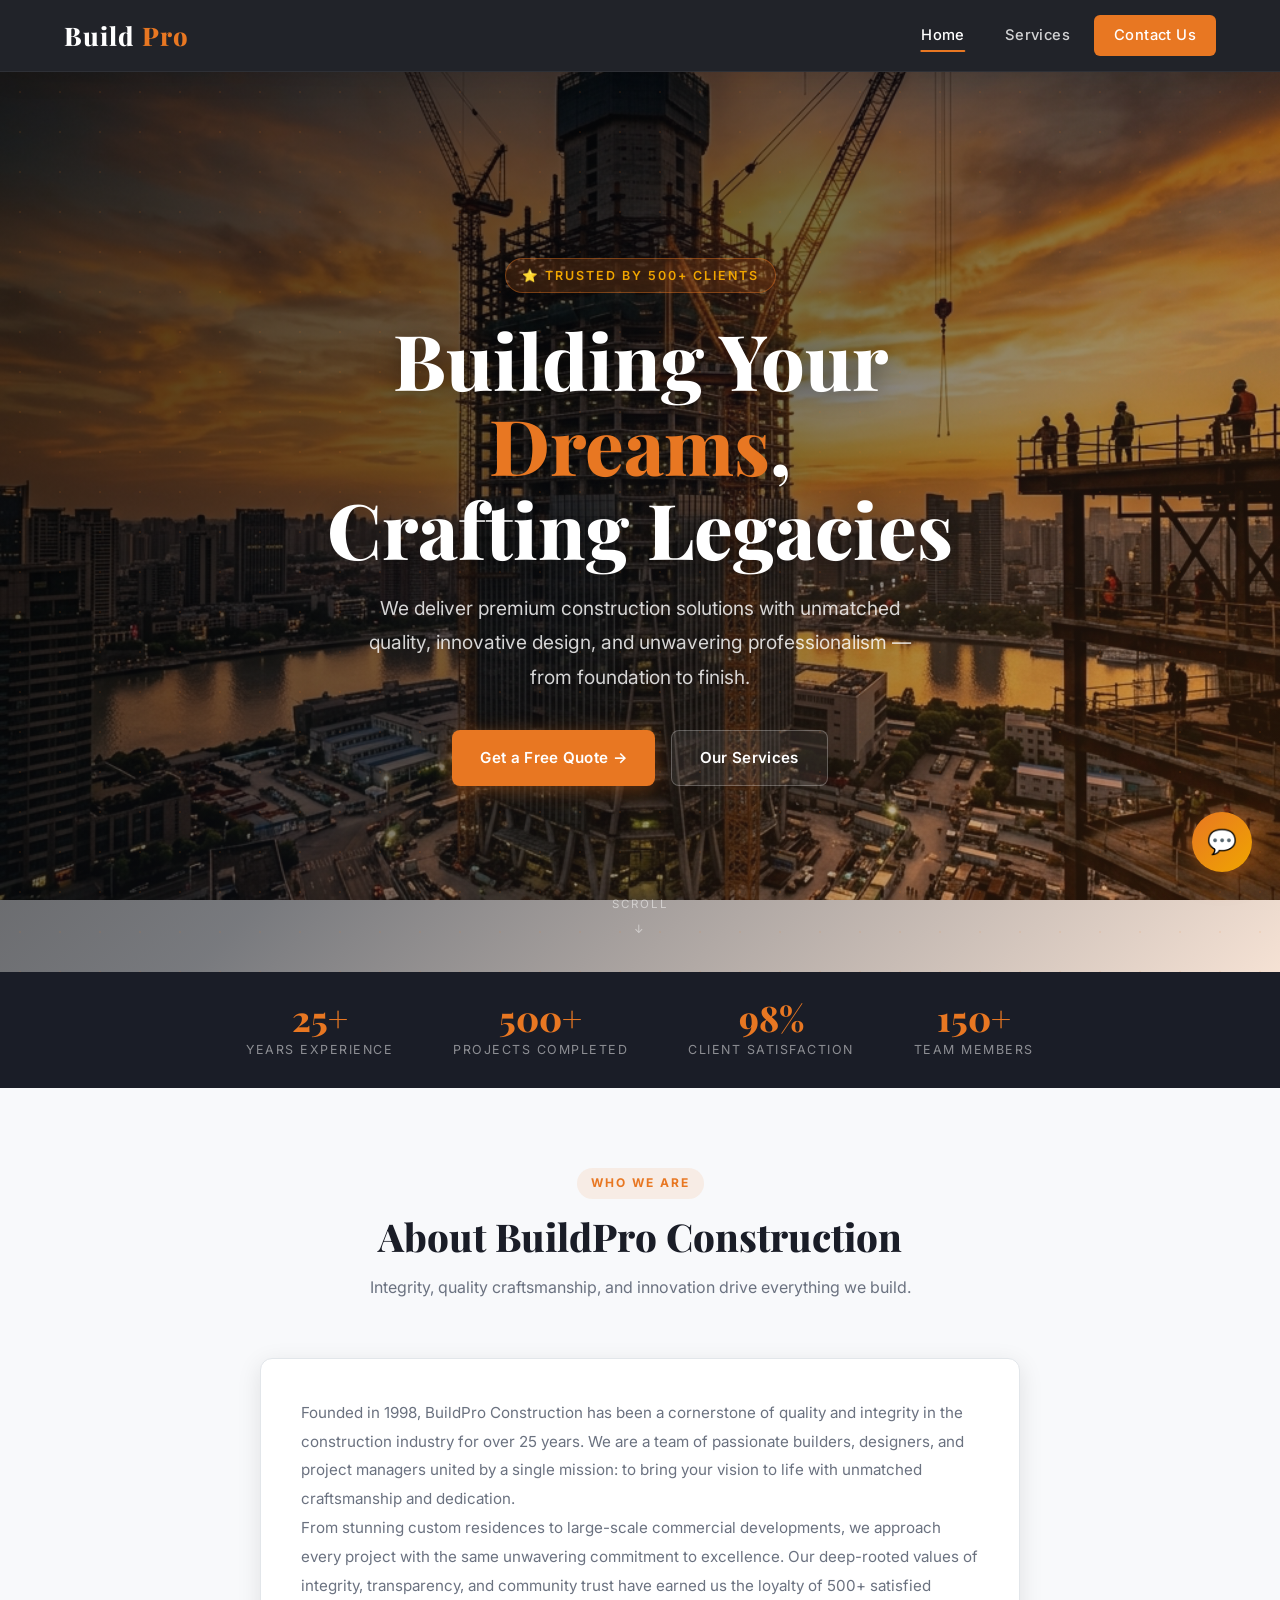
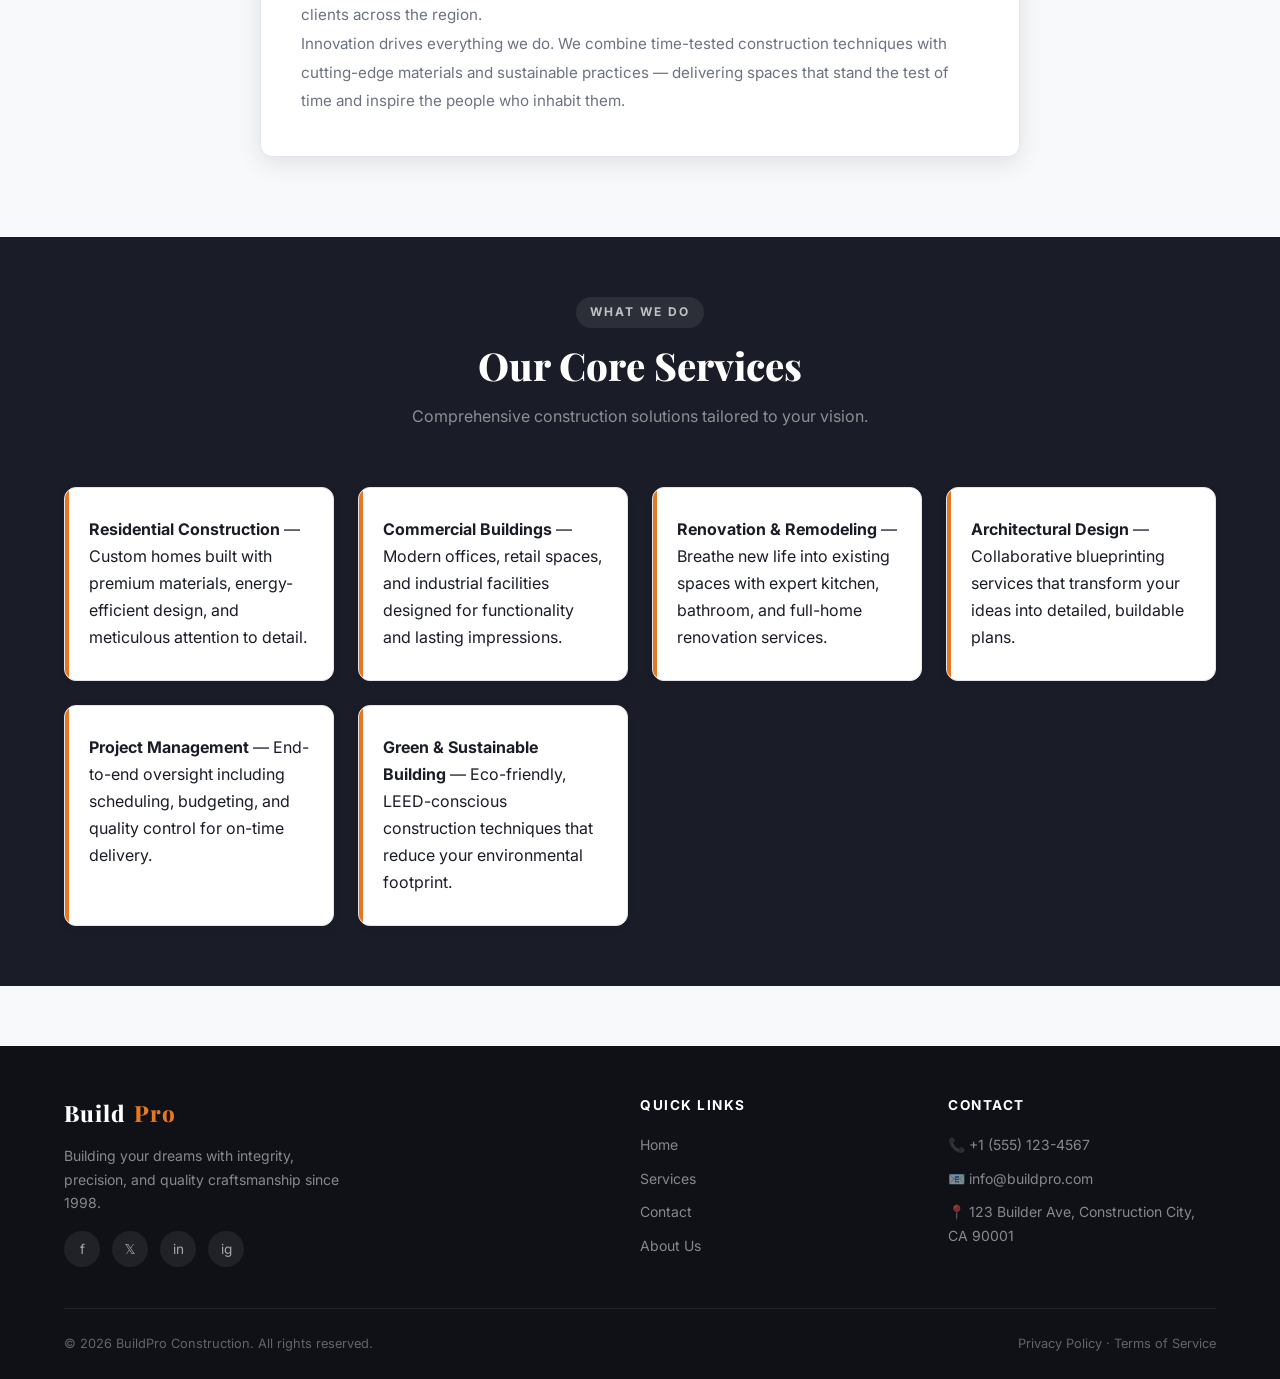
<file: index.html>
<!DOCTYPE html>
<html lang="en">
<head>
  <!-- Day 65 Task 2: Meta Tags -->
  <meta charset="UTF-8">
  <meta name="viewport" content="width=device-width, initial-scale=1.0">
  <title>BuildPro Construction — Building Your Dreams Since 1998</title>
  <meta name="description" content="BuildPro Construction delivers premium residential, commercial, and renovation services with integrity and quality craftsmanship. Get a free quote today.">
  <meta name="keywords" content="construction company, residential construction, commercial buildings, renovation, building contractor">

  <!-- Day 65 Task 3: Canonical Tag -->
  <link rel="canonical" href="index.html">

  <!-- Task 4: CSS Link -->
  <link rel="stylesheet" href="style.css">

  <!-- Favicon (inline SVG data URI) -->
  <link rel="icon" href="data:image/svg+xml,<svg xmlns='http://www.w3.org/2000/svg' viewBox='0 0 100 100'><text y='.9em' font-size='90'>🏗️</text></svg>">
</head>
<body>

  <!-- ── Task 9 & 10: Navigation Header ── -->
  <header>
    <div class="logo" aria-label="BuildPro Construction Home">
      Build<span>Pro</span>
    </div>

    <!-- Task 14: Hamburger (mobile) -->
    <div class="hamburger" id="hamburger" aria-label="Toggle navigation menu" role="button" tabindex="0">
      <span></span><span></span><span></span>
    </div>

    <!-- Task 10: Nav Links -->
    <nav id="main-nav" role="navigation" aria-label="Main navigation">
      <a href="index.html" class="active" aria-label="Home page">Home</a>
      <a href="services.html" aria-label="Our Services">Services</a>
      <a href="contact.html" aria-label="Contact Us" class="btn-nav">Contact Us</a>
    </nav>
  </header>

  <!-- ── Task 1 (Day 65): Semantic <main> ── -->
  <main>
    <!-- Task 5 & Task 16: Hero Section -->
    <section class="hero" aria-label="Hero section — Building Your Dreams">
      <div class="hero-content">
        <div class="hero-badge">⭐ Trusted by 500+ Clients</div>
        <h1>Building Your <em>Dreams</em>,<br>Crafting Legacies</h1>
        <p>
          We deliver premium construction solutions with unmatched quality,
          innovative design, and unwavering professionalism — from foundation to finish.
        </p>
        <div class="hero-actions">
          <a href="contact.html" class="btn btn-primary" aria-label="Get a free construction quote">
            Get a Free Quote →
          </a>
          <a href="services.html" class="btn btn-outline" aria-label="View our construction services">
            Our Services
          </a>
        </div>
      </div>
      <div class="hero-scroll" aria-hidden="true">
        <span>Scroll</span>
        <span>↓</span>
      </div>
    </section>

    <!-- Stats Bar -->
    <div class="stats-bar" aria-label="Company statistics">
      <div class="stat-item">
        <div class="num">25+</div>
        <div class="label">Years Experience</div>
      </div>
      <div class="stat-item">
        <div class="num">500+</div>
        <div class="label">Projects Completed</div>
      </div>
      <div class="stat-item">
        <div class="num">98%</div>
        <div class="label">Client Satisfaction</div>
      </div>
      <div class="stat-item">
        <div class="num">150+</div>
        <div class="label">Team Members</div>
      </div>
    </div>

    <!-- Day 64 Task 12 & 13: About Us Section -->
    <section class="section" id="about" aria-labelledby="about-heading">
      <div class="section-header">
        <span class="section-tag">Who We Are</span>
        <h2 id="about-heading">About BuildPro Construction</h2>
        <p>Integrity, quality craftsmanship, and innovation drive everything we build.</p>
      </div>
      <!-- Day 64 Task 12: about-us-content div -->
      <div id="about-us-content">
        <div class="loading-placeholder">
          <div class="loading-dots">
            <span></span><span></span><span></span>
          </div>
          Loading content…
        </div>
      </div>
    </section>

    <!-- Day 64 Task 12: Services preview -->
    <section class="section" style="background: var(--dark2); padding-top: 60px; padding-bottom: 60px; margin-top: 0;" aria-labelledby="services-heading">
      <div class="section-header">
        <span class="section-tag" style="background: rgba(255,255,255,.08); color: rgba(255,255,255,.7);">What We Do</span>
        <h2 id="services-heading" style="color: #fff;">Our Core Services</h2>
        <p style="color: rgba(255,255,255,.5);">Comprehensive construction solutions tailored to your vision.</p>
      </div>
      <!-- Day 64 Task 12: services-content div -->
      <div id="services-content">
        <div class="loading-placeholder">
          <div class="loading-dots">
            <span></span><span></span><span></span>
          </div>
          Loading services…
        </div>
      </div>
    </section>
  </main>

  <!-- ── Task 11: Footer ── -->
  <footer>
    <div class="footer-grid">
      <div class="footer-brand">
        <div class="logo">Build<span>Pro</span></div>
        <p>Building your dreams with integrity, precision, and quality craftsmanship since 1998.</p>
        <div class="social-links" style="margin-top: 16px;" aria-label="Social media links">
          <a href="#" aria-label="Facebook">f</a>
          <a href="#" aria-label="Twitter/X">𝕏</a>
          <a href="#" aria-label="LinkedIn">in</a>
          <a href="#" aria-label="Instagram">ig</a>
        </div>
      </div>
      <div class="footer-col">
        <h4>Quick Links</h4>
        <a href="index.html">Home</a>
        <a href="services.html">Services</a>
        <a href="contact.html">Contact</a>
        <a href="#about">About Us</a>
      </div>
      <div class="footer-col">
        <h4>Contact</h4>
        <p>📞 +1 (555) 123-4567</p>
        <p>📧 info@buildpro.com</p>
        <p>📍 123 Builder Ave, Construction City, CA 90001</p>
      </div>
    </div>
    <div class="footer-bottom">
      <p>© 2026 BuildPro Construction. All rights reserved.</p>
      <p>Privacy Policy · Terms of Service</p>
    </div>
  </footer>

  <!-- ══════════════════════════════════
       DAY 64: CHATBOT (Tasks 1–11)
       ══════════════════════════════════ -->

  <!-- Task 2: Toggle Button -->
  <button id="chatbot-toggle" aria-label="Open construction chatbot assistant">💬</button>

  <!-- Task 1: Chatbot Container -->
  <div id="chatbot-container" role="dialog" aria-label="BuildPro AI Assistant" aria-modal="true">
    <!-- Task 3: Header -->
    <div class="chat-header">
      <div class="chat-avatar">🏗️</div>
      <div class="chat-header-info">
        <h4>BuildPro Assistant</h4>
        <span>AI-powered construction advisor</span>
      </div>
      <div class="chat-status" aria-label="Online"></div>
    </div>

    <!-- Task 3: Message Area -->
    <div id="chat-messages" aria-live="polite" aria-label="Chat messages"></div>

    <!-- Task 5: Input Area -->
    <div class="chat-input-area">
      <textarea
        id="chat-input"
        placeholder="Ask about our services…"
        rows="1"
        aria-label="Type your message"
      ></textarea>
      <button id="chat-send" aria-label="Send message">➤</button>
    </div>
  </div>

  <!-- ══════════════════════════════════
       JAVASCRIPT
       ══════════════════════════════════ -->
  <script>
    /* ── Task 15: Hamburger Menu Logic ── */
    const hamburger = document.getElementById('hamburger');
    const mainNav   = document.getElementById('main-nav');

    hamburger.addEventListener('click', () => {
      hamburger.classList.toggle('open');
      mainNav.classList.toggle('show');
    });

    hamburger.addEventListener('keydown', (e) => {
      if (e.key === 'Enter' || e.key === ' ') {
        e.preventDefault();
        hamburger.click();
      }
    });

    /* ══════════════════════════════════
       DAY 64: Gemini API & Chatbot
       ══════════════════════════════════ */

    /* Task 6: API Config */
    const GEMINI_API_KEY = ''; // 🔑 Paste your Gemini API key here
    const GEMINI_URL = `https://generativelanguage.googleapis.com/v1beta/models/gemini-2.0-flash:generateContent?key=${GEMINI_API_KEY}`;

    /* Task 10: Chat History */
    let chatHistory = [];

    /* Task 6: Core API call function */
    async function callGeminiAPI(prompt, systemInstruction = '') {
      const body = {
        contents: [
          ...chatHistory,
          { role: 'user', parts: [{ text: prompt }] }
        ],
        systemInstruction: systemInstruction
          ? { parts: [{ text: systemInstruction }] }
          : undefined,
        generationConfig: {
          temperature: 0.75,
          maxOutputTokens: 512
        }
      };
      if (!body.systemInstruction) delete body.systemInstruction;

      const res = await fetch(GEMINI_URL, {
        method: 'POST',
        headers: { 'Content-Type': 'application/json' },
        body: JSON.stringify(body)
      });
      if (!res.ok) throw new Error(`API error: ${res.status}`);
      const data = await res.json();
      return data.candidates?.[0]?.content?.parts?.[0]?.text || 'No response.';
    }

    /* ── Chatbot UI helpers ── */
    const chatMessages = document.getElementById('chat-messages');

    function appendMsg(text, role) {
      const wrap = document.createElement('div');
      wrap.className = `chat-msg ${role}`;

      const avatar = document.createElement('div');
      avatar.className = 'msg-avatar';
      avatar.textContent = role === 'ai' ? '🏗' : 'U';

      const bubble = document.createElement('div');
      bubble.className = 'msg-bubble';
      bubble.innerHTML = text.replace(/\n/g, '<br>');

      wrap.appendChild(avatar);
      wrap.appendChild(bubble);
      chatMessages.appendChild(wrap);
      chatMessages.scrollTop = chatMessages.scrollHeight;
    }

    /* Task 8: Typing indicator */
    function showTyping() {
      const wrap = document.createElement('div');
      wrap.className = 'chat-msg ai typing-indicator';
      wrap.id = 'typing-indicator';

      const avatar = document.createElement('div');
      avatar.className = 'msg-avatar';
      avatar.textContent = '🏗';

      const bubble = document.createElement('div');
      bubble.className = 'msg-bubble';
      bubble.innerHTML = '<span class="dot"></span><span class="dot"></span><span class="dot"></span>';

      wrap.appendChild(avatar);
      wrap.appendChild(bubble);
      chatMessages.appendChild(wrap);
      chatMessages.scrollTop = chatMessages.scrollHeight;
    }

    function hideTyping() {
      const el = document.getElementById('typing-indicator');
      if (el) el.remove();
    }

    /* Task 7 & 9: Send Logic + AI Response */
    const chatInput = document.getElementById('chat-input');
    const chatSend  = document.getElementById('chat-send');

    const CHAT_SYSTEM = `You are the friendly, knowledgeable AI assistant for BuildPro Construction. 
You specialise in construction, renovation, residential and commercial building projects. 
Answer questions concisely and professionally. Always be helpful and encourage users to contact us for detailed quotes.
Keep responses under 3 short paragraphs.`;

    async function sendChatMessage() {
      const text = chatInput.value.trim();
      if (!text) return;

      appendMsg(text, 'user');
      chatHistory.push({ role: 'user', parts: [{ text }] });
      chatInput.value = '';
      chatInput.style.height = 'auto';

      showTyping();

      try {
        const reply = await callGeminiAPI(text, CHAT_SYSTEM);
        hideTyping();
        appendMsg(reply, 'ai');
        chatHistory.push({ role: 'model', parts: [{ text: reply }] });
      } catch (err) {
        hideTyping();
        appendMsg('Sorry, I\'m having trouble connecting. Please try again or call us at +1 (555) 123-4567.', 'ai');
      }
    }

    chatSend.addEventListener('click', sendChatMessage);
    chatInput.addEventListener('keydown', (e) => {
      if (e.key === 'Enter' && !e.shiftKey) {
        e.preventDefault();
        sendChatMessage();
      }
    });

    /* Auto-resize textarea */
    chatInput.addEventListener('input', () => {
      chatInput.style.height = 'auto';
      chatInput.style.height = Math.min(chatInput.scrollHeight, 100) + 'px';
    });

    /* Task 11: Initial Welcome Message */
    function showWelcomeMessage() {
      setTimeout(() => {
        appendMsg('Hello! 👋 Welcome to BuildPro Construction. How can I help you with your construction project today?', 'ai');
      }, 600);
    }

    /* Toggle chatbot (Task 2) */
    const chatbotToggle    = document.getElementById('chatbot-toggle');
    const chatbotContainer = document.getElementById('chatbot-container');
    let chatOpened = false;

    chatbotToggle.addEventListener('click', () => {
      chatbotContainer.classList.toggle('open');
      chatbotToggle.classList.toggle('active');
      chatbotToggle.textContent = chatbotContainer.classList.contains('open') ? '✕' : '💬';
      chatbotToggle.setAttribute('aria-label',
        chatbotContainer.classList.contains('open') ? 'Close chatbot' : 'Open chatbot');

      if (!chatOpened && chatbotContainer.classList.contains('open')) {
        chatOpened = true;
        showWelcomeMessage();
      }
    });

    /* ══════════════════════════════════
       DAY 64 Tasks 13–20: Auto-Generated Content
       ══════════════════════════════════ */

    /* Static fallback content shown when API is unavailable */
    const FALLBACK_ABOUT = `
      <p>Founded in 1998, BuildPro Construction has been a cornerstone of quality and integrity in the construction industry for over 25 years. We are a team of passionate builders, designers, and project managers united by a single mission: to bring your vision to life with unmatched craftsmanship and dedication.</p>
      <p>From stunning custom residences to large-scale commercial developments, we approach every project with the same unwavering commitment to excellence. Our deep-rooted values of integrity, transparency, and community trust have earned us the loyalty of 500+ satisfied clients across the region.</p>
      <p>Innovation drives everything we do. We combine time-tested construction techniques with cutting-edge materials and sustainable practices — delivering spaces that stand the test of time and inspire the people who inhabit them.</p>
    `;

    const FALLBACK_SERVICES = [
      { name: 'Residential Construction', desc: 'Custom homes built with premium materials, energy-efficient design, and meticulous attention to detail.' },
      { name: 'Commercial Buildings',     desc: 'Modern offices, retail spaces, and industrial facilities designed for functionality and lasting impressions.' },
      { name: 'Renovation & Remodeling', desc: 'Breathe new life into existing spaces with expert kitchen, bathroom, and full-home renovation services.' },
      { name: 'Architectural Design',     desc: 'Collaborative blueprinting services that transform your ideas into detailed, buildable plans.' },
      { name: 'Project Management',       desc: 'End-to-end oversight including scheduling, budgeting, and quality control for on-time delivery.' },
      { name: 'Green & Sustainable Building', desc: 'Eco-friendly, LEED-conscious construction techniques that reduce your environmental footprint.' }
    ];

    /* Task 13 & 20: Content generation with try/catch */
    async function generateContent(prompt) {
      if (!GEMINI_API_KEY) throw new Error('No API key configured');
      const body = {
        contents: [{ role: 'user', parts: [{ text: prompt }] }],
        generationConfig: { temperature: 0.7, maxOutputTokens: 400 }
      };
      const res = await fetch(GEMINI_URL, {
        method: 'POST',
        headers: { 'Content-Type': 'application/json' },
        body: JSON.stringify(body)
      });
      if (!res.ok) {
        const errData = await res.json().catch(() => ({}));
        throw new Error(errData?.error?.message || `API error ${res.status}`);
      }
      const data = await res.json();
      return data.candidates?.[0]?.content?.parts?.[0]?.text || '';
    }

    /* Task 14: About Us Prompt */
    async function loadAboutUs() {
      const el = document.getElementById('about-us-content');
      try {
        const text = await generateContent(
          `Write a professional, warm "About Us" paragraph (about 120 words) for BuildPro Construction, 
           a company founded in 1998 with 25+ years of experience. 
           Emphasise themes of integrity, quality craftsmanship, innovation, and community trust. 
           Mention residential and commercial expertise. 
           Use a confident yet approachable tone. Do not use markdown. Plain text only.`
        );
        el.innerHTML = `<p>${text.trim().replace(/\n/g, '</p><p>')}</p>`;
      } catch (err) {
        /* Fallback: display static content */
        el.innerHTML = FALLBACK_ABOUT;
      }
    }

    /* Task 15: Services Prompt + Task 19: Format as <ul><li> */
    async function loadServices() {
      const el = document.getElementById('services-content');
      try {
        const text = await generateContent(
          `List exactly 6 core services of BuildPro Construction, a premium construction company.
           Format: one service per line, start each line with a bullet "•".
           After the bullet, write the service name in bold-style (no markdown), then a dash, then a 1-sentence description.
           Example line: • Residential Construction - We build modern, comfortable homes with premium materials.
           Only output the 6 lines, nothing else.`
        );
        /* Task 19: Parse bullet lines → <ul><li> */
        const lines = text.split('\n').filter(l => l.trim().startsWith('•'));
        if (lines.length > 0) {
          const items = lines.map(l => {
            const content = l.replace(/^•\s*/, '');
            const [name, ...rest] = content.split(' - ');
            return `<li><strong>${name.trim()}</strong> — ${rest.join(' - ').trim()}</li>`;
          }).join('');
          el.innerHTML = `<ul>${items}</ul>`;
        } else {
          el.innerHTML = `<p style="color:rgba(255,255,255,.6); text-align:center;">${text}</p>`;
        }
      } catch (err) {
        /* Fallback: display static services list */
        const items = FALLBACK_SERVICES.map(s =>
          `<li><strong>${s.name}</strong> — ${s.desc}</li>`
        ).join('');
        el.innerHTML = `<ul>${items}</ul>`;
      }
    }

    /* Task 16: DOMContentLoaded → load content */
    document.addEventListener('DOMContentLoaded', () => {
      loadAboutUs();
      loadServices();
    });
  </script>

</body>
</html>
</file>
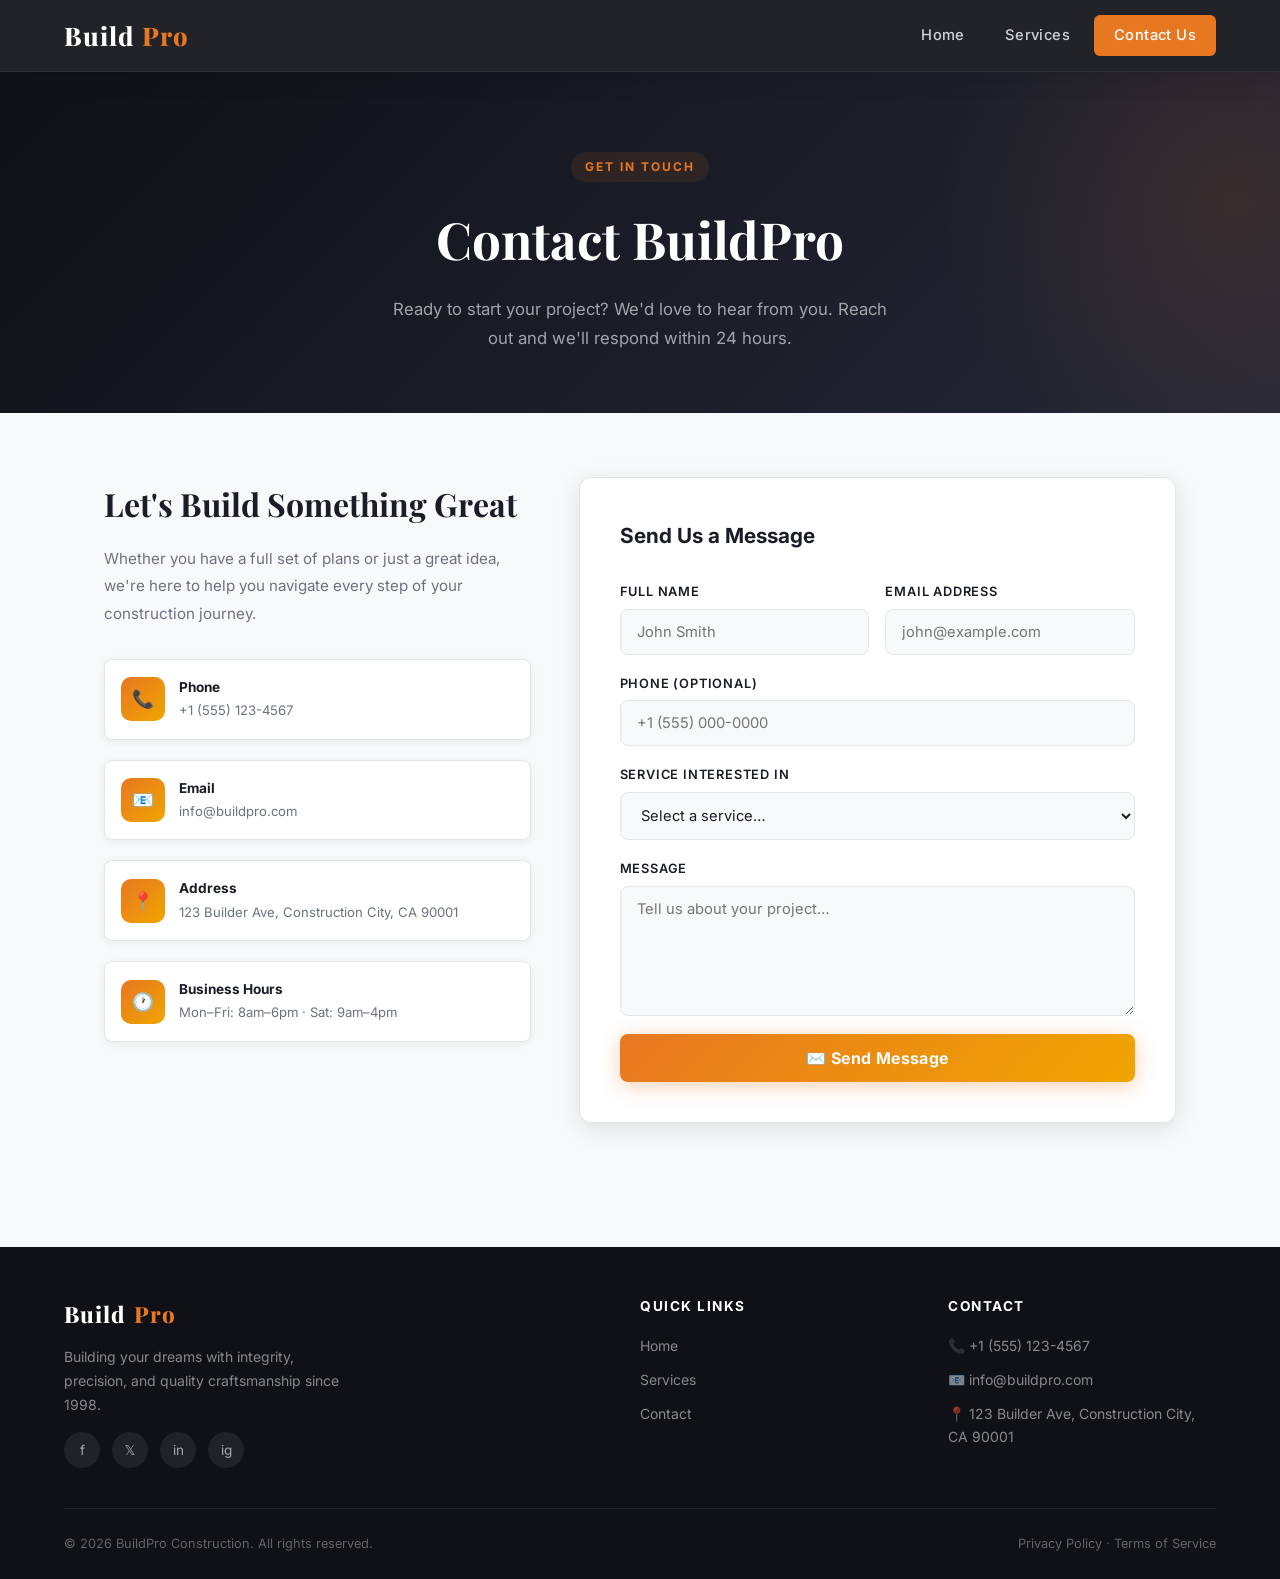
<file: contact.html>
<!DOCTYPE html>
<html lang="en">
<head>
  <!-- Day 65 Task 2: Meta Tags -->
  <meta charset="UTF-8">
  <meta name="viewport" content="width=device-width, initial-scale=1.0">
  <title>Contact Us — BuildPro Construction | Get a Free Quote</title>
  <meta name="description" content="Contact BuildPro Construction for a free project quote. Reach out via our form, phone, or email. We respond within 24 hours.">
  <meta name="keywords" content="contact construction company, free building quote, construction consultation">

  <!-- Day 65 Task 3: Canonical Tag -->
  <link rel="canonical" href="contact.html">

  <!-- Task 4: CSS Link -->
  <link rel="stylesheet" href="style.css">
  <link rel="icon" href="data:image/svg+xml,<svg xmlns='http://www.w3.org/2000/svg' viewBox='0 0 100 100'><text y='.9em' font-size='90'>🏗️</text></svg>">
</head>
<body>

  <!-- ── Task 9 & 10: Navigation Header ── -->
  <header>
    <div class="logo" aria-label="BuildPro Construction Home">
      Build<span>Pro</span>
    </div>

    <!-- Task 14: Hamburger (mobile) -->
    <div class="hamburger" id="hamburger" aria-label="Toggle navigation menu" role="button" tabindex="0">
      <span></span><span></span><span></span>
    </div>

    <!-- Task 10: Nav Links -->
    <nav id="main-nav" role="navigation" aria-label="Main navigation">
      <a href="index.html" aria-label="Home page">Home</a>
      <a href="services.html" aria-label="Our Services">Services</a>
      <a href="contact.html" class="active btn-nav" aria-label="Contact Us">Contact Us</a>
    </nav>
  </header>

  <!-- Task 1 (Day 65): Semantic <main> -->
  <main>
    <!-- Page Hero -->
    <section class="page-hero" aria-label="Contact page hero">
      <span class="section-tag" style="margin-bottom: 14px;">Get In Touch</span>
      <h1>Contact BuildPro</h1>
      <p>Ready to start your project? We'd love to hear from you. Reach out and we'll respond within 24 hours.</p>
    </section>

    <!-- Task 7 & 65 Tasks 7-11: Contact Section -->
    <section class="contact-section" aria-labelledby="contact-heading">

      <!-- Contact Info Column -->
      <aside class="contact-info" aria-label="Contact information">
        <h2 id="contact-heading">Let's Build Something Great</h2>
        <p>
          Whether you have a full set of plans or just a great idea, we're here to help you
          navigate every step of your construction journey.
        </p>

        <div class="contact-detail">
          <div class="contact-detail-icon" aria-hidden="true">📞</div>
          <div class="contact-detail-text">
            <h4>Phone</h4>
            <p>+1 (555) 123-4567</p>
          </div>
        </div>

        <div class="contact-detail">
          <div class="contact-detail-icon" aria-hidden="true">📧</div>
          <div class="contact-detail-text">
            <h4>Email</h4>
            <p>info@buildpro.com</p>
          </div>
        </div>

        <div class="contact-detail">
          <div class="contact-detail-icon" aria-hidden="true">📍</div>
          <div class="contact-detail-text">
            <h4>Address</h4>
            <p>123 Builder Ave, Construction City, CA 90001</p>
          </div>
        </div>

        <div class="contact-detail">
          <div class="contact-detail-icon" aria-hidden="true">🕐</div>
          <div class="contact-detail-text">
            <h4>Business Hours</h4>
            <p>Mon–Fri: 8am–6pm · Sat: 9am–4pm</p>
          </div>
        </div>
      </aside>

      <!-- Task 7 & 18: Contact Form -->
      <div class="contact-form-card">
        <h3>Send Us a Message</h3>

        <!-- Day 65 Task 7: Form with id/name attributes -->
        <form id="contact-form" novalidate aria-label="Contact form">

          <div class="form-row">
            <!-- Day 65 Task 7: Full Name field -->
            <div class="form-group">
              <label for="fullName">Full Name</label>
              <input
                type="text"
                id="fullName"
                name="fullName"
                placeholder="John Smith"
                autocomplete="name"
                aria-label="Your full name"
                required
              >
            </div>

            <!-- Day 65 Task 7: Email field -->
            <div class="form-group">
              <label for="email">Email Address</label>
              <input
                type="email"
                id="email"
                name="email"
                placeholder="john@example.com"
                autocomplete="email"
                aria-label="Your email address"
                required
              >
            </div>
          </div>

          <div class="form-group">
            <label for="phone">Phone (Optional)</label>
            <input
              type="text"
              id="phone"
              name="phone"
              placeholder="+1 (555) 000-0000"
              autocomplete="tel"
              aria-label="Your phone number (optional)"
            >
          </div>

          <div class="form-group">
            <label for="service">Service Interested In</label>
            <select id="service" name="service" aria-label="Select construction service" style="padding:13px 16px; border-radius:8px; border:1.5px solid var(--border); font-family:'Inter',sans-serif; font-size:.92rem; color:var(--text); background:var(--surface2); transition:var(--transition); outline:none; width:100%;">
              <option value="">Select a service…</option>
              <option value="residential">Residential Construction</option>
              <option value="commercial">Commercial Buildings</option>
              <option value="renovation">Renovation & Remodeling</option>
              <option value="design">Architectural Design</option>
              <option value="management">Project Management</option>
              <option value="green">Green Building</option>
            </select>
          </div>

          <!-- Task 7: Textarea for Message -->
          <div class="form-group">
            <label for="message">Message</label>
            <textarea
              id="message"
              name="message"
              placeholder="Tell us about your project…"
              aria-label="Your message or project description"
              required
            ></textarea>
          </div>

          <!-- Task 19: Submit Button -->
          <button type="submit" class="btn-submit" id="submit-btn" aria-label="Submit contact form">
            ✉️ Send Message
          </button>

          <!-- Success / Error feedback -->
          <div class="success-message" id="success-msg" role="alert" aria-live="polite">
            ✅ Thank you! Your message has been sent. We'll get back to you within 24 hours.
          </div>
        </form>
      </div>
    </section>
  </main>

  <!-- ── Task 11: Footer ── -->
  <footer>
    <div class="footer-grid">
      <div class="footer-brand">
        <div class="logo">Build<span>Pro</span></div>
        <p>Building your dreams with integrity, precision, and quality craftsmanship since 1998.</p>
        <div class="social-links" style="margin-top: 16px;" aria-label="Social media links">
          <a href="#" aria-label="Facebook">f</a>
          <a href="#" aria-label="Twitter/X">𝕏</a>
          <a href="#" aria-label="LinkedIn">in</a>
          <a href="#" aria-label="Instagram">ig</a>
        </div>
      </div>
      <div class="footer-col">
        <h4>Quick Links</h4>
        <a href="index.html">Home</a>
        <a href="services.html">Services</a>
        <a href="contact.html">Contact</a>
      </div>
      <div class="footer-col">
        <h4>Contact</h4>
        <p>📞 +1 (555) 123-4567</p>
        <p>📧 info@buildpro.com</p>
        <p>📍 123 Builder Ave, Construction City, CA 90001</p>
      </div>
    </div>
    <div class="footer-bottom">
      <p>© 2026 BuildPro Construction. All rights reserved.</p>
      <p>Privacy Policy · Terms of Service</p>
    </div>
  </footer>

  <script>
    /* ── Task 15: Hamburger Menu Logic ── */
    const hamburger = document.getElementById('hamburger');
    const mainNav   = document.getElementById('main-nav');

    hamburger.addEventListener('click', () => {
      hamburger.classList.toggle('open');
      mainNav.classList.toggle('show');
    });

    hamburger.addEventListener('keydown', (e) => {
      if (e.key === 'Enter' || e.key === ' ') {
        e.preventDefault();
        hamburger.click();
      }
    });

    /* ══════════════════════════════════
       Day 65 Tasks 7–11: Form Autofill & LocalStorage
       ══════════════════════════════════ */

    const nameInput  = document.getElementById('fullName');
    const emailInput = document.getElementById('email');
    const contactForm = document.getElementById('contact-form');
    const successMsg  = document.getElementById('success-msg');

    /* Task 8: Save to localStorage */
    function saveFormData() {
      localStorage.setItem('buildpro_name',  nameInput.value);
      localStorage.setItem('buildpro_email', emailInput.value);
    }

    /* Task 9: Load from localStorage on page load */
    function loadSavedData() {
      const savedName  = localStorage.getItem('buildpro_name');
      const savedEmail = localStorage.getItem('buildpro_email');
      if (savedName)  nameInput.value  = savedName;
      if (savedEmail) emailInput.value = savedEmail;
    }

    /* Task 10: Attach input event listeners */
    nameInput.addEventListener('input',  saveFormData);
    emailInput.addEventListener('input', saveFormData);

    /* Task 11: Form Submit — prevent reload, show success */
    contactForm.addEventListener('submit', (e) => {
      e.preventDefault();

      // Final save
      saveFormData();

      // Show success
      successMsg.classList.add('show');

      // Scroll to success
      successMsg.scrollIntoView({ behavior: 'smooth', block: 'center' });

      // Reset form fields (but keep name/email for convenience)
      document.getElementById('message').value = '';
      document.getElementById('phone').value   = '';
      document.getElementById('service').value = '';

      // Hide success message after 6s
      setTimeout(() => successMsg.classList.remove('show'), 6000);
    });

    /* Load saved data on page ready */
    document.addEventListener('DOMContentLoaded', loadSavedData);
  </script>

</body>
</html>
</file>
<file: style.css>
/* ============================================================
   BUILDPRO CONSTRUCTION — style.css
   Covers Day 63 Tasks 8–19 + Day 64 Chatbot + Day 65 Final
   ============================================================ */

/* ── Google Fonts ── */
@import url('https://fonts.googleapis.com/css2?family=Inter:wght@300;400;500;600;700;800&family=Playfair+Display:wght@700;800&display=swap');

/* ── Task 8: CSS Reset & Global ── */
*, *::before, *::after {
  margin: 0;
  padding: 0;
  box-sizing: border-box;
}

:root {
  --primary:    #e87722;
  --primary-dk: #c45e0a;
  --accent:     #f0a500;
  --dark:       #0f1117;
  --dark2:      #1a1d27;
  --dark3:      #242736;
  --surface:    #ffffff;
  --surface2:   #f8f9fb;
  --border:     #e2e6ea;
  --text:       #1a1d27;
  --text-muted: #6b7280;
  --shadow-sm:  0 2px 8px rgba(0,0,0,.06);
  --shadow-md:  0 6px 24px rgba(0,0,0,.10);
  --shadow-lg:  0 12px 40px rgba(0,0,0,.15);
  --radius:     12px;
  --radius-sm:  8px;
  --transition: .3s cubic-bezier(.4,0,.2,1);
}

html { scroll-behavior: smooth; }

body {
  font-family: 'Inter', system-ui, sans-serif;
  background: var(--surface2);
  color: var(--text);
  line-height: 1.7;
  overflow-x: hidden;
}

/* ── Task 9 & 10: Navigation Header ── */
header {
  position: sticky;
  top: 0;
  z-index: 1000;
  display: flex;
  justify-content: space-between;
  align-items: center;
  padding: 0 5%;
  height: 72px;
  background: rgba(15,17,23,.92);
  backdrop-filter: blur(16px);
  -webkit-backdrop-filter: blur(16px);
  border-bottom: 1px solid rgba(255,255,255,.06);
  box-shadow: var(--shadow-md);
}

.logo {
  font-family: 'Playfair Display', serif;
  font-size: 1.6rem;
  font-weight: 800;
  color: #fff;
  letter-spacing: 1px;
  display: flex;
  align-items: center;
  gap: 8px;
}

.logo span {
  color: var(--primary);
}

nav {
  display: flex;
  gap: 8px;
  align-items: center;
}

nav a {
  color: rgba(255,255,255,.8);
  text-decoration: none;
  font-weight: 500;
  font-size: .92rem;
  padding: 8px 16px;
  border-radius: 6px;
  letter-spacing: .4px;
  transition: var(--transition);
  position: relative;
}

nav a::after {
  content: '';
  position: absolute;
  bottom: 4px;
  left: 50%;
  transform: translateX(-50%) scaleX(0);
  width: 60%;
  height: 2px;
  background: var(--primary);
  border-radius: 2px;
  transition: var(--transition);
}

nav a:hover {
  color: #fff;
  background: rgba(255,255,255,.07);
}

nav a:hover::after,
nav a.active::after { transform: translateX(-50%) scaleX(1); }

nav a.active { color: #fff; }

nav a.btn-nav {
  background: var(--primary);
  color: #fff;
  padding: 8px 20px;
  border-radius: 6px;
}

nav a.btn-nav::after { display: none; }
nav a.btn-nav:hover { background: var(--primary-dk); }

/* ── Task 14: Hamburger ── */
.hamburger {
  display: none;
  flex-direction: column;
  justify-content: center;
  gap: 5px;
  cursor: pointer;
  padding: 6px;
  border-radius: 6px;
  transition: var(--transition);
}

.hamburger:hover { background: rgba(255,255,255,.08); }

.hamburger span {
  display: block;
  width: 24px;
  height: 2px;
  background: #fff;
  border-radius: 2px;
  transition: var(--transition);
}

.hamburger.open span:nth-child(1) { transform: translateY(7px) rotate(45deg); }
.hamburger.open span:nth-child(2) { opacity: 0; }
.hamburger.open span:nth-child(3) { transform: translateY(-7px) rotate(-45deg); }

/* ── Task 11: Footer ── */
footer {
  background: var(--dark);
  color: rgba(255,255,255,.75);
  padding: 48px 5% 24px;
  margin-top: 60px;
}

.footer-grid {
  display: grid;
  grid-template-columns: 2fr 1fr 1fr;
  gap: 40px;
  margin-bottom: 40px;
}

.footer-brand .logo { font-size: 1.4rem; margin-bottom: 12px; }

.footer-brand p {
  font-size: .875rem;
  color: rgba(255,255,255,.5);
  max-width: 280px;
  line-height: 1.7;
}

.footer-col h4 {
  color: #fff;
  font-size: .85rem;
  text-transform: uppercase;
  letter-spacing: 1.5px;
  margin-bottom: 16px;
}

.footer-col a, .footer-col p {
  display: block;
  color: rgba(255,255,255,.5);
  text-decoration: none;
  font-size: .875rem;
  margin-bottom: 10px;
  transition: var(--transition);
}

.footer-col a:hover { color: var(--primary); }

.footer-bottom {
  border-top: 1px solid rgba(255,255,255,.08);
  padding-top: 24px;
  display: flex;
  justify-content: space-between;
  align-items: center;
  font-size: .8rem;
  color: rgba(255,255,255,.35);
  flex-wrap: wrap;
  gap: 10px;
}

.social-links { display: flex; gap: 12px; }

.social-links a {
  width: 36px;
  height: 36px;
  display: flex;
  align-items: center;
  justify-content: center;
  border-radius: 50%;
  background: rgba(255,255,255,.07);
  color: rgba(255,255,255,.6);
  text-decoration: none;
  font-size: .85rem;
  transition: var(--transition);
}

.social-links a:hover { background: var(--primary); color: #fff; }

/* ═══════════════════════════════════════
   INDEX.HTML — HOMEPAGE
   ═══════════════════════════════════════ */

/* ── Task 16: Hero Section ── */
.hero {
  position: relative;
  height: 100svh;
  min-height: 560px;
  background-image: url('hero.png');
  background-size: cover;
  background-position: center;
  background-attachment: fixed;
  display: flex;
  justify-content: center;
  align-items: center;
  overflow: hidden;
}

.hero::before {
  content: '';
  position: absolute;
  inset: 0;
  background: linear-gradient(
    135deg,
    rgba(0,0,0,.72) 0%,
    rgba(15,17,23,.55) 50%,
    rgba(232,119,34,.18) 100%
  );
  z-index: 1;
}

/* Animated particle dots */
.hero::after {
  content: '';
  position: absolute;
  inset: 0;
  background-image:
    radial-gradient(circle, rgba(232,119,34,.25) 1px, transparent 1px);
  background-size: 40px 40px;
  z-index: 1;
  opacity: .4;
  animation: bgShift 20s linear infinite;
}

@keyframes bgShift {
  0%   { background-position: 0 0; }
  100% { background-position: 40px 40px; }
}

.hero-content {
  position: relative;
  z-index: 2;
  text-align: center;
  max-width: 780px;
  padding: 0 24px;
  animation: heroFadeIn .9s ease forwards;
}

@keyframes heroFadeIn {
  from { opacity: 0; transform: translateY(30px); }
  to   { opacity: 1; transform: translateY(0); }
}

.hero-badge {
  display: inline-flex;
  align-items: center;
  gap: 8px;
  background: rgba(232,119,34,.18);
  border: 1px solid rgba(232,119,34,.4);
  color: var(--accent);
  font-size: .78rem;
  font-weight: 600;
  letter-spacing: 2px;
  text-transform: uppercase;
  padding: 6px 16px;
  border-radius: 100px;
  margin-bottom: 24px;
  backdrop-filter: blur(8px);
}

.hero-content h1 {
  font-family: 'Playfair Display', serif;
  font-size: clamp(2.5rem, 6vw, 5rem);
  font-weight: 800;
  color: #fff;
  line-height: 1.1;
  margin-bottom: 20px;
  text-shadow: 0 2px 24px rgba(0,0,0,.4);
}

.hero-content h1 em {
  font-style: normal;
  color: var(--primary);
}

.hero-content p {
  font-size: clamp(1rem, 2vw, 1.2rem);
  color: rgba(255,255,255,.82);
  max-width: 560px;
  margin: 0 auto 36px;
  line-height: 1.8;
}

.hero-actions {
  display: flex;
  gap: 16px;
  justify-content: center;
  flex-wrap: wrap;
}

.btn {
  display: inline-flex;
  align-items: center;
  gap: 8px;
  padding: 14px 28px;
  border-radius: var(--radius-sm);
  font-size: .95rem;
  font-weight: 600;
  text-decoration: none;
  cursor: pointer;
  border: none;
  transition: var(--transition);
  letter-spacing: .3px;
}

.btn-primary {
  background: var(--primary);
  color: #fff;
  box-shadow: 0 4px 20px rgba(232,119,34,.4);
}

.btn-primary:hover {
  background: var(--primary-dk);
  transform: translateY(-2px);
  box-shadow: 0 8px 28px rgba(232,119,34,.5);
}

.btn-outline {
  background: rgba(255,255,255,.08);
  color: #fff;
  border: 1px solid rgba(255,255,255,.25);
  backdrop-filter: blur(8px);
}

.btn-outline:hover {
  background: rgba(255,255,255,.14);
  transform: translateY(-2px);
}

.hero-scroll {
  position: absolute;
  bottom: 32px;
  left: 50%;
  transform: translateX(-50%);
  z-index: 2;
  display: flex;
  flex-direction: column;
  align-items: center;
  gap: 6px;
  color: rgba(255,255,255,.5);
  font-size: .72rem;
  letter-spacing: 2px;
  text-transform: uppercase;
  animation: scrollBounce 2s ease infinite;
}

@keyframes scrollBounce {
  0%, 100% { transform: translateX(-50%) translateY(0); }
  50%       { transform: translateX(-50%) translateY(8px); }
}

/* ── Stats Bar ── */
.stats-bar {
  background: var(--dark2);
  padding: 28px 5%;
  display: flex;
  justify-content: center;
  gap: 60px;
  flex-wrap: wrap;
}

.stat-item { text-align: center; }

.stat-item .num {
  font-family: 'Playfair Display', serif;
  font-size: 2.2rem;
  font-weight: 800;
  color: var(--primary);
  line-height: 1;
}

.stat-item .label {
  font-size: .78rem;
  color: rgba(255,255,255,.5);
  text-transform: uppercase;
  letter-spacing: 1.5px;
  margin-top: 4px;
}

/* ── About Section (Day 64 #12) ── */
.section {
  padding: 80px 5%;
}

.section-header {
  text-align: center;
  max-width: 620px;
  margin: 0 auto 56px;
}

.section-tag {
  display: inline-block;
  background: rgba(232,119,34,.1);
  color: var(--primary);
  font-size: .75rem;
  font-weight: 700;
  letter-spacing: 2px;
  text-transform: uppercase;
  padding: 5px 14px;
  border-radius: 100px;
  margin-bottom: 14px;
}

.section-header h2 {
  font-family: 'Playfair Display', serif;
  font-size: clamp(1.8rem, 3vw, 2.8rem);
  font-weight: 800;
  color: var(--text);
  line-height: 1.2;
  margin-bottom: 14px;
}

.section-header p {
  color: var(--text-muted);
  font-size: 1rem;
  line-height: 1.8;
}

/* About Us Content */
#about-us-content {
  max-width: 760px;
  margin: 0 auto;
  background: var(--surface);
  border-radius: var(--radius);
  padding: 40px;
  box-shadow: var(--shadow-md);
  line-height: 1.9;
  color: var(--text-muted);
  font-size: .95rem;
  border: 1px solid var(--border);
}

#about-us-content h3 {
  color: var(--text);
  font-size: 1.2rem;
  margin: 20px 0 8px;
}

/* ── Services Preview on Homepage ── */
#services-content {
  display: grid;
  grid-template-columns: repeat(auto-fit, minmax(240px, 1fr));
  gap: 24px;
  margin-top: 16px;
}

#services-content ul {
  grid-column: 1 / -1;
  display: grid;
  grid-template-columns: repeat(auto-fit, minmax(240px, 1fr));
  gap: 24px;
  list-style: none;
  padding: 0;
}

#services-content li {
  background: var(--surface);
  border: 1px solid var(--border);
  border-radius: var(--radius);
  padding: 28px 24px;
  box-shadow: var(--shadow-sm);
  transition: var(--transition);
  position: relative;
  overflow: hidden;
}

#services-content li::before {
  content: '';
  position: absolute;
  top: 0; left: 0;
  width: 4px;
  height: 100%;
  background: var(--primary);
  border-radius: 4px 0 0 4px;
}

#services-content li:hover {
  transform: translateY(-4px);
  box-shadow: var(--shadow-lg);
  border-color: var(--primary);
}

/* ── Loading Placeholder (Day 64 #18) ── */
.loading-placeholder {
  display: flex;
  align-items: center;
  justify-content: center;
  gap: 10px;
  padding: 40px;
  color: var(--text-muted);
  font-size: .9rem;
}

.loading-dots {
  display: flex;
  gap: 6px;
}

.loading-dots span {
  width: 8px;
  height: 8px;
  background: var(--primary);
  border-radius: 50%;
  animation: dotBounce .8s ease infinite;
}

.loading-dots span:nth-child(2) { animation-delay: .15s; }
.loading-dots span:nth-child(3) { animation-delay: .3s; }

@keyframes dotBounce {
  0%, 100% { transform: translateY(0); opacity: .4; }
  50%       { transform: translateY(-8px); opacity: 1; }
}

/* ═══════════════════════════════════════
   SERVICES.HTML
   ═══════════════════════════════════════ */

.page-hero {
  background: linear-gradient(135deg, var(--dark) 0%, var(--dark3) 100%);
  padding: 80px 5% 60px;
  text-align: center;
  position: relative;
  overflow: hidden;
}

.page-hero::before {
  content: '';
  position: absolute;
  top: -50%;
  right: -20%;
  width: 600px;
  height: 600px;
  background: radial-gradient(circle, rgba(232,119,34,.12), transparent 70%);
  pointer-events: none;
}

.page-hero h1 {
  font-family: 'Playfair Display', serif;
  font-size: clamp(2rem, 4vw, 3.2rem);
  color: #fff;
  margin-bottom: 12px;
}

.page-hero p {
  color: rgba(255,255,255,.6);
  font-size: 1.05rem;
  max-width: 520px;
  margin: 0 auto;
}

/* ── Task 12: Flexbox Two-Column Layout ── */
.services-container {
  display: flex;
  gap: 36px;
  padding: 64px 5%;
  align-items: flex-start;
  max-width: 1200px;
  margin: 0 auto;
}

.services-list {
  flex: 2;
  display: flex;
  flex-direction: column;
  gap: 20px;
}

/* ── Task 17: Service Block Styling ── */
.service {
  background: var(--surface);
  padding: 28px;
  border-radius: var(--radius);
  border: 1px solid var(--border);
  box-shadow: var(--shadow-sm);
  transition: var(--transition);
  display: flex;
  gap: 20px;
  align-items: flex-start;
  cursor: default;
  position: relative;
  overflow: hidden;
}

.service::before {
  content: '';
  position: absolute;
  left: 0; top: 0;
  width: 0;
  height: 100%;
  background: linear-gradient(90deg, rgba(232,119,34,.06), transparent);
  transition: var(--transition);
}

.service:hover::before { width: 100%; }

.service:hover {
  transform: translateY(-5px);
  box-shadow: var(--shadow-lg);
  border-color: rgba(232,119,34,.3);
}

.service-icon {
  width: 52px;
  height: 52px;
  min-width: 52px;
  background: linear-gradient(135deg, var(--primary), var(--accent));
  border-radius: 12px;
  display: flex;
  align-items: center;
  justify-content: center;
  font-size: 1.4rem;
  box-shadow: 0 4px 16px rgba(232,119,34,.3);
}

.service-body h2 {
  font-size: 1.1rem;
  font-weight: 700;
  color: var(--text);
  margin-bottom: 6px;
}

.service-body p {
  font-size: .9rem;
  color: var(--text-muted);
  line-height: 1.7;
}

/* ── Side Note Column ── */
.side-note {
  flex: 1;
  position: sticky;
  top: 90px;
}

.side-card {
  background: var(--dark);
  border-radius: var(--radius);
  overflow: hidden;
  box-shadow: var(--shadow-lg);
}

.side-note img {
  width: 100%;
  aspect-ratio: 4/3;
  object-fit: cover;
  display: block;
}

.side-card-body {
  padding: 24px;
  color: rgba(255,255,255,.75);
}

.side-card-body h3 {
  color: #fff;
  font-size: 1.1rem;
  margin-bottom: 8px;
}

.side-card-body p { font-size: .875rem; line-height: 1.7; }

.side-card-body .btn {
  margin-top: 20px;
  width: 100%;
  justify-content: center;
}

/* ═══════════════════════════════════════
   CONTACT.HTML
   ═══════════════════════════════════════ */

.contact-section {
  padding: 64px 5%;
  max-width: 1200px;
  margin: 0 auto;
  display: grid;
  grid-template-columns: 1fr 1.4fr;
  gap: 48px;
  align-items: start;
}

.contact-info h2 {
  font-family: 'Playfair Display', serif;
  font-size: 2rem;
  color: var(--text);
  margin-bottom: 14px;
}

.contact-info p {
  color: var(--text-muted);
  font-size: .95rem;
  line-height: 1.8;
  margin-bottom: 32px;
}

.contact-detail {
  display: flex;
  align-items: center;
  gap: 14px;
  margin-bottom: 20px;
  padding: 16px;
  background: var(--surface);
  border-radius: var(--radius-sm);
  border: 1px solid var(--border);
  box-shadow: var(--shadow-sm);
}

.contact-detail-icon {
  width: 44px;
  height: 44px;
  min-width: 44px;
  background: linear-gradient(135deg, var(--primary), var(--accent));
  border-radius: 10px;
  display: flex;
  align-items: center;
  justify-content: center;
  font-size: 1.1rem;
}

.contact-detail-text h4 { font-size: .85rem; color: var(--text); }
.contact-detail-text p  { font-size: .82rem; color: var(--text-muted); margin: 0; }

/* ── Task 18: Contact Form Styling ── */
.contact-form-card {
  background: var(--surface);
  border-radius: var(--radius);
  padding: 40px;
  box-shadow: var(--shadow-md);
  border: 1px solid var(--border);
}

.contact-form-card h3 {
  font-size: 1.3rem;
  font-weight: 700;
  color: var(--text);
  margin-bottom: 28px;
}

.form-row {
  display: grid;
  grid-template-columns: 1fr 1fr;
  gap: 16px;
}

.form-group {
  display: flex;
  flex-direction: column;
  gap: 6px;
  margin-bottom: 18px;
}

.form-group label {
  font-size: .8rem;
  font-weight: 600;
  color: var(--text);
  text-transform: uppercase;
  letter-spacing: .8px;
}

/* ── Task 18 ── */
input[type="text"],
input[type="email"],
textarea,
select {
  padding: 13px 16px;
  border-radius: var(--radius-sm);
  border: 1.5px solid var(--border);
  font-family: 'Inter', sans-serif;
  font-size: .92rem;
  color: var(--text);
  background: var(--surface2);
  transition: var(--transition);
  outline: none;
  width: 100%;
  resize: vertical;
}

input[type="text"]:hover,
input[type="email"]:hover,
textarea:hover { border-color: #bcc2ce; }

input[type="text"]:focus,
input[type="email"]:focus,
textarea:focus {
  border-color: var(--primary);
  background: var(--surface);
  box-shadow: 0 0 0 3px rgba(232,119,34,.12);
}

textarea { min-height: 130px; }

/* ── Task 19: Button ── */
.btn-submit {
  width: 100%;
  padding: 14px;
  background: linear-gradient(135deg, var(--primary), var(--accent));
  color: #fff;
  border: none;
  border-radius: var(--radius-sm);
  font-family: 'Inter', sans-serif;
  font-size: 1rem;
  font-weight: 700;
  cursor: pointer;
  letter-spacing: .4px;
  transition: var(--transition);
  box-shadow: 0 4px 20px rgba(232,119,34,.35);
  display: flex;
  align-items: center;
  justify-content: center;
  gap: 8px;
}

.btn-submit:hover {
  transform: translateY(-2px);
  box-shadow: 0 8px 28px rgba(232,119,34,.5);
  filter: brightness(1.07);
}

.btn-submit:active { transform: translateY(0); }

.success-message {
  display: none;
  text-align: center;
  padding: 20px;
  background: #ecfdf5;
  border: 1px solid #a7f3d0;
  border-radius: var(--radius-sm);
  color: #065f46;
  font-weight: 500;
  margin-top: 16px;
  animation: fadeIn .4s ease;
}

.success-message.show { display: block; }

@keyframes fadeIn {
  from { opacity: 0; transform: translateY(-8px); }
  to   { opacity: 1; transform: translateY(0); }
}

/* ═══════════════════════════════════════
   DAY 64: CHATBOT (Tasks 1–11)
   ═══════════════════════════════════════ */

/* Task 2: Toggle Button */
#chatbot-toggle {
  position: fixed;
  bottom: 28px;
  right: 28px;
  z-index: 9000;
  width: 60px;
  height: 60px;
  border-radius: 50%;
  background: linear-gradient(135deg, var(--primary), var(--accent));
  border: none;
  cursor: pointer;
  display: flex;
  align-items: center;
  justify-content: center;
  font-size: 1.5rem;
  box-shadow: 0 6px 24px rgba(232,119,34,.5);
  transition: var(--transition);
  color: #fff;
}

#chatbot-toggle:hover {
  transform: scale(1.1);
  box-shadow: 0 10px 32px rgba(232,119,34,.6);
}

#chatbot-toggle.active { background: linear-gradient(135deg, #e74c3c, #c0392b); }

/* Task 1: Container */
#chatbot-container {
  position: fixed;
  bottom: 104px;
  right: 28px;
  z-index: 8999;
  width: 380px;
  height: 520px;
  background: var(--surface);
  border-radius: 20px;
  box-shadow: var(--shadow-lg), 0 0 0 1px rgba(0,0,0,.06);
  display: flex;
  flex-direction: column;
  overflow: hidden;
  transform: scale(.85) translateY(20px);
  opacity: 0;
  pointer-events: none;
  transition: transform .35s cubic-bezier(.34,1.56,.64,1), opacity .25s ease;
}

#chatbot-container.open {
  transform: scale(1) translateY(0);
  opacity: 1;
  pointer-events: all;
}

/* Task 3: Header */
.chat-header {
  background: linear-gradient(135deg, var(--dark), var(--dark3));
  padding: 16px 20px;
  display: flex;
  align-items: center;
  gap: 12px;
  flex-shrink: 0;
}

.chat-avatar {
  width: 38px;
  height: 38px;
  background: linear-gradient(135deg, var(--primary), var(--accent));
  border-radius: 50%;
  display: flex;
  align-items: center;
  justify-content: center;
  font-size: 1rem;
  flex-shrink: 0;
}

.chat-header-info { flex: 1; }
.chat-header-info h4 { color: #fff; font-size: .9rem; font-weight: 600; }
.chat-header-info span { color: rgba(255,255,255,.45); font-size: .75rem; }

.chat-status {
  width: 8px;
  height: 8px;
  background: #22c55e;
  border-radius: 50%;
  box-shadow: 0 0 0 2px rgba(34,197,94,.3);
  animation: pulse 2s ease infinite;
}

@keyframes pulse {
  0%, 100% { box-shadow: 0 0 0 2px rgba(34,197,94,.3); }
  50%       { box-shadow: 0 0 0 5px rgba(34,197,94,.1); }
}

/* Task 3: Message Area */
#chat-messages {
  flex: 1;
  overflow-y: auto;
  padding: 16px;
  display: flex;
  flex-direction: column;
  gap: 12px;
  background: #f7f8fa;
  scrollbar-width: thin;
  scrollbar-color: #ddd transparent;
}

#chat-messages::-webkit-scrollbar { width: 4px; }
#chat-messages::-webkit-scrollbar-track { background: transparent; }
#chat-messages::-webkit-scrollbar-thumb { background: #ddd; border-radius: 4px; }

/* Task 4: Message Bubbles */
.chat-msg {
  display: flex;
  gap: 8px;
  align-items: flex-end;
  animation: msgSlide .3s ease;
}

@keyframes msgSlide {
  from { opacity: 0; transform: translateY(10px); }
  to   { opacity: 1; transform: translateY(0); }
}

.chat-msg.user { flex-direction: row-reverse; }

.msg-avatar {
  width: 28px;
  height: 28px;
  border-radius: 50%;
  display: flex;
  align-items: center;
  justify-content: center;
  font-size: .7rem;
  font-weight: 700;
  flex-shrink: 0;
}

.chat-msg.ai   .msg-avatar { background: linear-gradient(135deg, var(--primary), var(--accent)); color: #fff; }
.chat-msg.user .msg-avatar { background: var(--dark); color: #fff; }

.msg-bubble {
  max-width: 78%;
  padding: 10px 14px;
  border-radius: 16px;
  font-size: .87rem;
  line-height: 1.6;
}

.chat-msg.ai   .msg-bubble {
  background: var(--surface);
  color: var(--text);
  border-bottom-left-radius: 4px;
  box-shadow: var(--shadow-sm);
  border: 1px solid var(--border);
}

.chat-msg.user .msg-bubble {
  background: linear-gradient(135deg, var(--primary), var(--accent));
  color: #fff;
  border-bottom-right-radius: 4px;
}

/* Task 8: Typing Indicator */
.typing-indicator {
  display: flex;
  align-items: flex-end;
  gap: 8px;
}

.typing-indicator .msg-bubble {
  display: flex;
  align-items: center;
  gap: 5px;
  padding: 12px 16px;
}

.typing-indicator .dot {
  width: 7px;
  height: 7px;
  background: var(--text-muted);
  border-radius: 50%;
  animation: typingDot 1.2s ease infinite;
}

.typing-indicator .dot:nth-child(2) { animation-delay: .2s; }
.typing-indicator .dot:nth-child(3) { animation-delay: .4s; }

@keyframes typingDot {
  0%, 100% { transform: translateY(0); opacity: .4; }
  50%       { transform: translateY(-5px); opacity: 1; }
}

/* Task 3: Input Area */
.chat-input-area {
  padding: 12px 16px;
  background: var(--surface);
  border-top: 1px solid var(--border);
  display: flex;
  gap: 10px;
  align-items: flex-end;
}

#chat-input {
  flex: 1;
  padding: 10px 14px;
  border-radius: 20px;
  border: 1.5px solid var(--border);
  font-family: 'Inter', sans-serif;
  font-size: .875rem;
  resize: none;
  max-height: 100px;
  overflow-y: auto;
  transition: var(--transition);
  outline: none;
  background: var(--surface2);
  min-height: 40px;
}

#chat-input:focus {
  border-color: var(--primary);
  background: var(--surface);
}

#chat-send {
  width: 40px;
  height: 40px;
  border-radius: 50%;
  border: none;
  background: linear-gradient(135deg, var(--primary), var(--accent));
  color: #fff;
  cursor: pointer;
  display: flex;
  align-items: center;
  justify-content: center;
  font-size: 1rem;
  flex-shrink: 0;
  transition: var(--transition);
  box-shadow: 0 4px 12px rgba(232,119,34,.3);
}

#chat-send:hover {
  transform: scale(1.1);
  box-shadow: 0 6px 18px rgba(232,119,34,.45);
}

/* ═══════════════════════════════════════
   Task 13: MEDIA QUERIES (Mobile)
   ═══════════════════════════════════════ */
@media (max-width: 768px) {
  /* Task 14: Hide nav, show hamburger */
  nav { display: none; flex-direction: column; width: 100%; }
  nav.show { display: flex; }
  .hamburger { display: flex; }

  header {
    flex-wrap: wrap;
    height: auto;
    padding: 14px 5%;
  }

  /* Task 12 → 13: Two-column to stacked */
  .services-container { flex-direction: column; padding: 32px 5%; }
  .side-note { position: static; }

  .contact-section { grid-template-columns: 1fr; gap: 32px; }
  .form-row { grid-template-columns: 1fr; }

  .stats-bar { gap: 28px; }

  .footer-grid { grid-template-columns: 1fr; gap: 28px; }

  #chatbot-container { width: calc(100vw - 32px); right: 16px; bottom: 90px; }
  #chatbot-toggle { right: 16px; bottom: 16px; }
}

@media (max-width: 480px) {
  .hero-content h1 { font-size: 2.2rem; }
  .contact-section { padding: 32px 5%; }
}

/* ── Utility ── */
.text-center { text-align: center; }
.mt-8 { margin-top: 8px; }
.error-msg {
  color: #dc2626;
  font-size: .82rem;
  text-align: center;
  padding: 12px;
  background: #fef2f2;
  border-radius: var(--radius-sm);
  border: 1px solid #fecaca;
}
</file>
